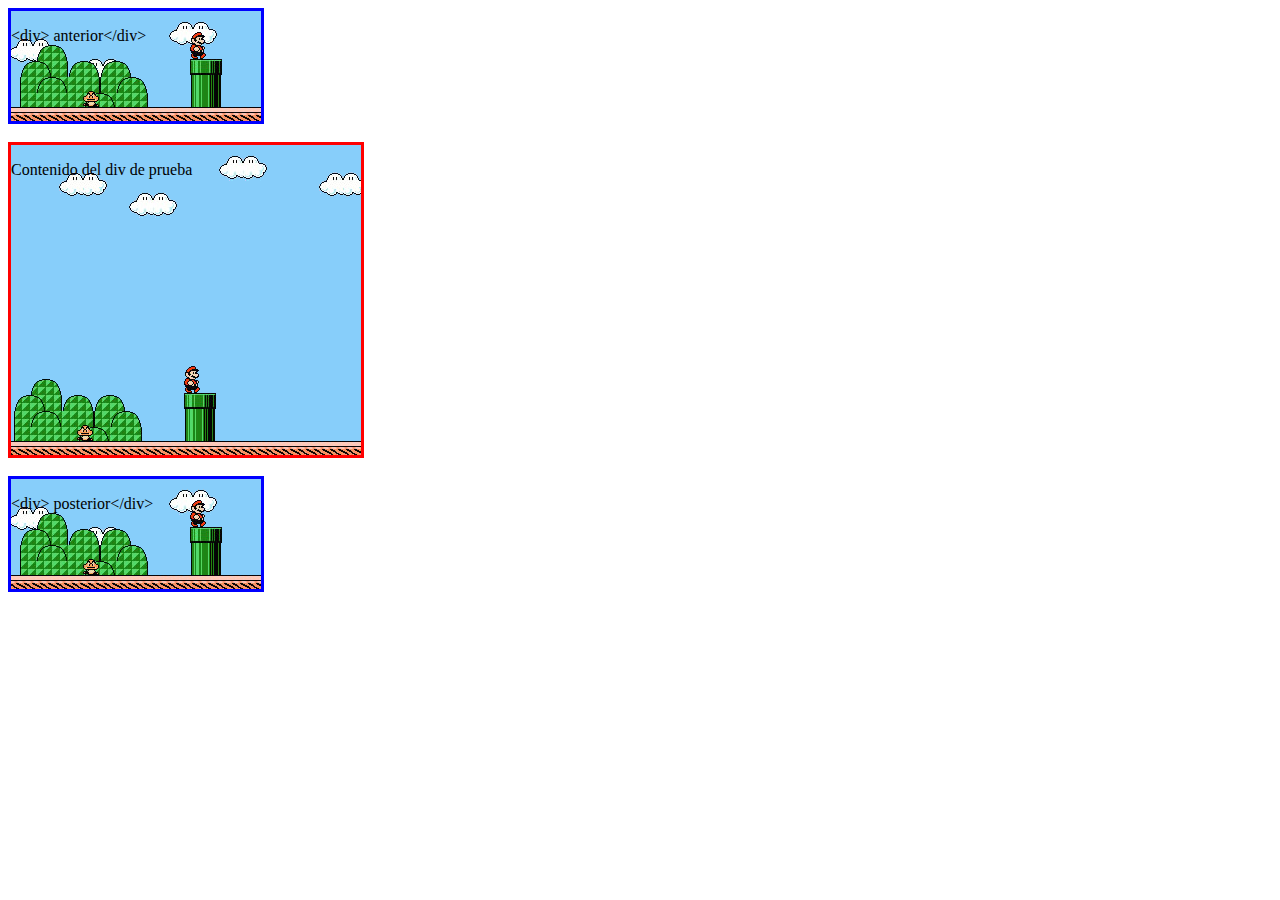
<file: UD27/Ej18/index.html>
<!DOCTYPE html>
<html lang="en">
<head>
    <meta charset="UTF-8">
    <meta http-equiv="X-UA-Compatible" content="IE=edge">
    <meta name="viewport" content="width=device-width, initial-scale=1.0">
    <link href="css/estilo.css" rel="stylesheet" type="text/css" />

    <title>Document</title>
</head>
<body>
    <div class="divAnterior"><p> &lt;div&gt; anterior&lt;/div&gt;</p>
    </div>
    <br>
    <div class="divCentral"><p>Contenido del div de prueba</p>
    
    </div>
    <br>
    <div class="divAnterior"><p> &lt;div&gt; posterior&lt;/div&gt;</p>
    
    </div>
</body>
</html>
</file>
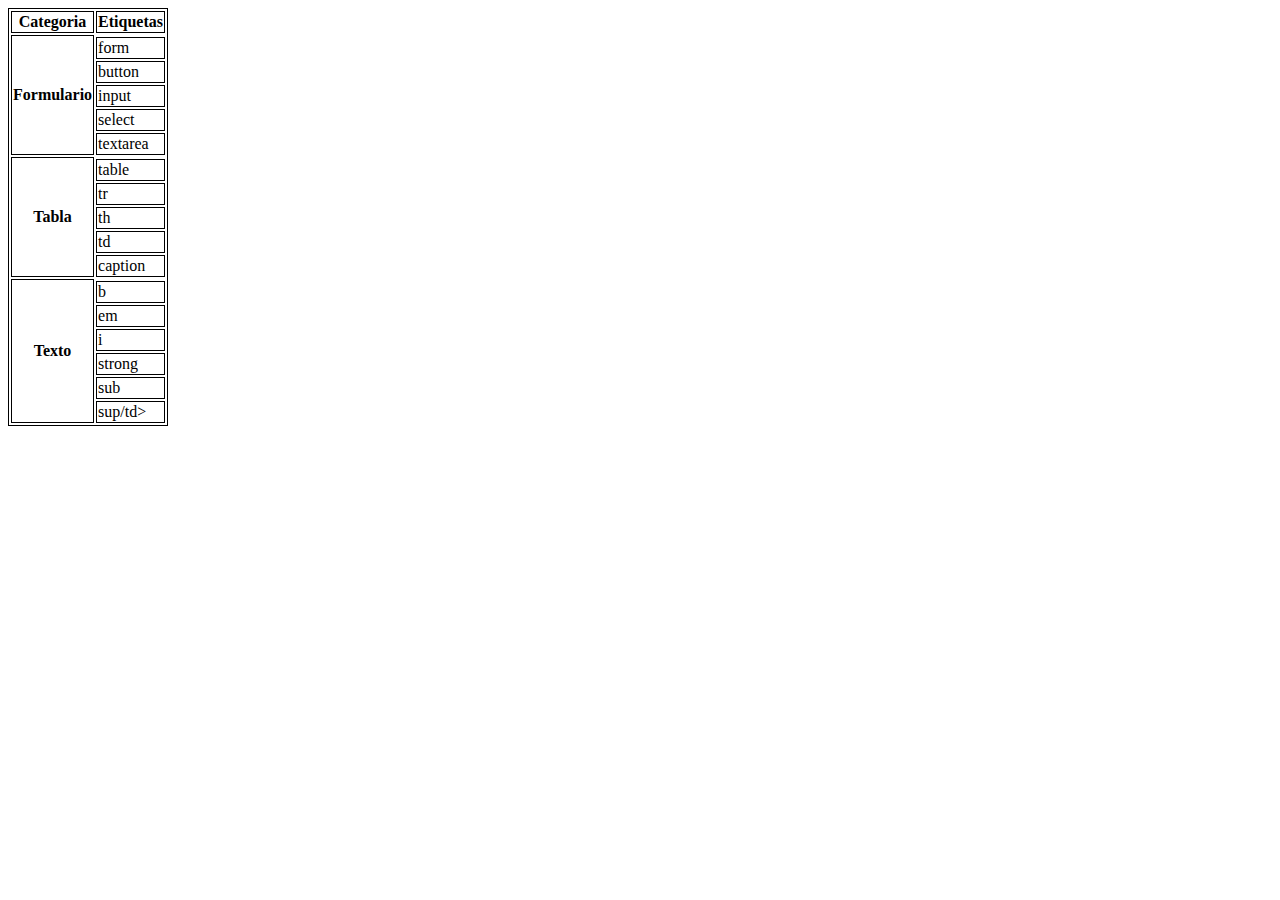
<file: UD27/Ej20/index.html>
<!DOCTYPE html>
<html lang="en">

<head>
    <meta charset="UTF-8">
    <meta http-equiv="X-UA-Compatible" content="IE=edge">
    <meta name="viewport" content="width=device-width, initial-scale=1.0">
    <link href="css/estilo.css" rel="stylesheet" type="text/css" />

    <title>Document</title>
</head>

<body>
    <table class="tabla">
        <tr>
            <th>Categoria</th>
            <th>Etiquetas</th>
        </tr>
        <tr>
            <th rowspan="6">Formulario</th>
        <tr>
            <td>form</td>
        </tr>
        <tr>
            <td>button</td>
        </tr>
        <tr>
            <td>input</td>
        </tr>
        <tr>
            <td>select</td>
        </tr>
        <tr>
            <td>textarea</td>
        </tr>
        </tr>
        <tr>
            <th rowspan="6">Tabla</th>
        <tr>
            <td>table</td>
        </tr>
        <tr>
            <td>tr</td>
        </tr>
        <tr>
            <td>th</td>
        </tr>
        <tr>
            <td>td</td>
        </tr>
        <tr>
            <td>caption</td>
        </tr>
        </tr>
        <tr>
            <th rowspan="7">Texto</th>
        <tr>
            <td>b</td>
        </tr>
        <tr>
            <td>em</td>
        </tr>
        <tr>
            <td>i</td>
        </tr>
        <tr>
            <td>strong</td>
        </tr>
        <tr>
            <td>sub</td>
        </tr>
        <tr>
            <td>sup/td>
        </tr>
        </tr>
    </table>
</body>
</html>
</file>
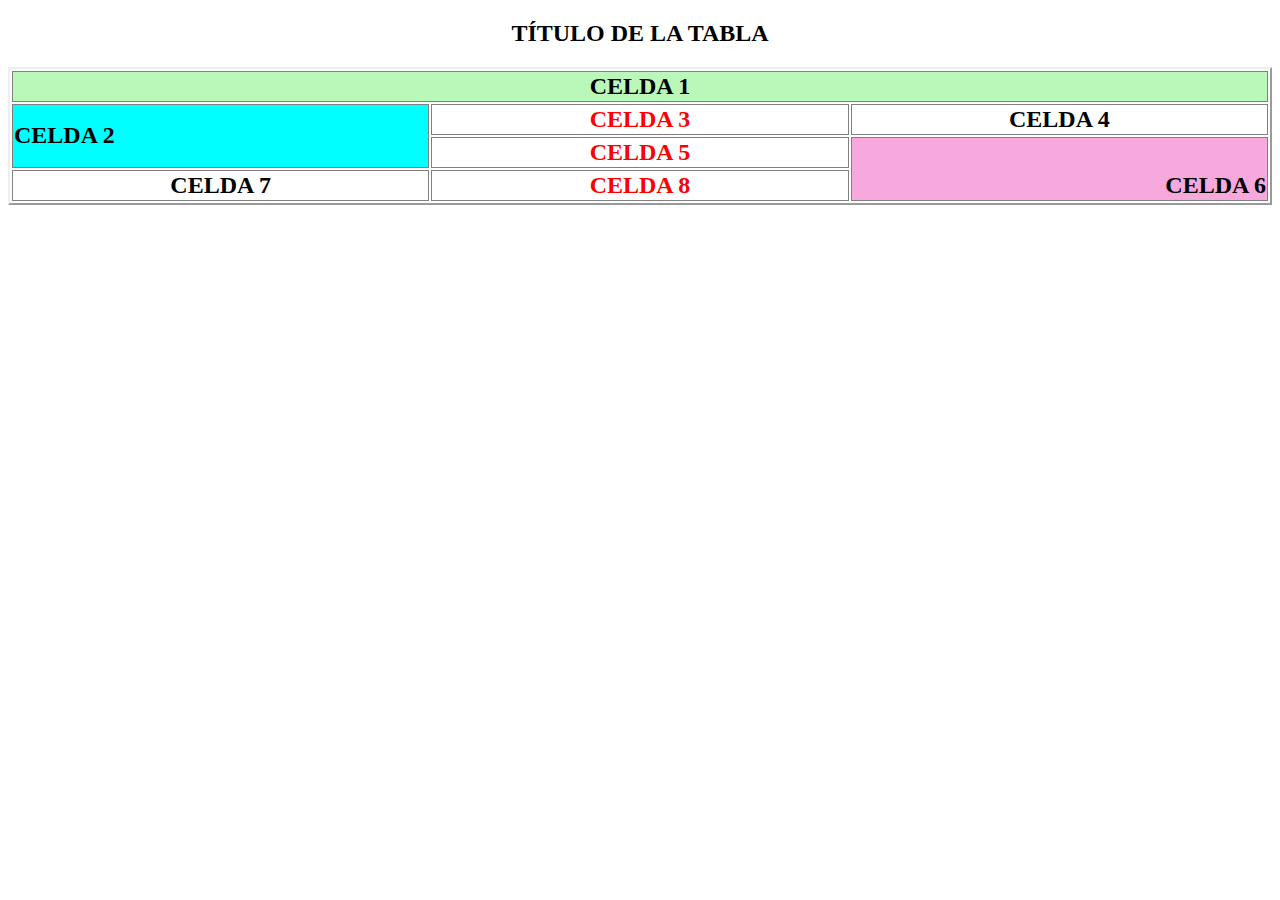
<file: UD27/Ejercicio13/index.html>
<!DOCTYPE html>
<html lang="en">

<head>
    <meta charset="UTF-8">
    <meta http-equiv="X-UA-Compatible" content="IE=edge">
    <meta name="viewport" content="width=device-width, initial-scale=1.0">
    <link rel="stylesheet" href="estilo.css">
    <title>Ejercicio 13</title>
</head>

<body>

    <h2>TÍTULO DE LA TABLA</h2>

    <table>
        <tr>
            <th class="verde" colspan="3">CELDA 1</th>
        </tr>
        <tr>
            <th class="tizquierda" rowspan="2">CELDA 2</th>
            <th class="trojo">CELDA 3</th>
            <th>CELDA 4</th>
        </tr>
        <tr>
            <th class="trojo">CELDA 5</th>
            <th class="tcorner" rowspan="2" colspan="2">CELDA 6</th>
        </tr>
        <tr>
            <th>CELDA 7</th>
            <th class="trojo">CELDA 8</th>
        </tr>
    </table>

</body>

</html>

</html>
</file>
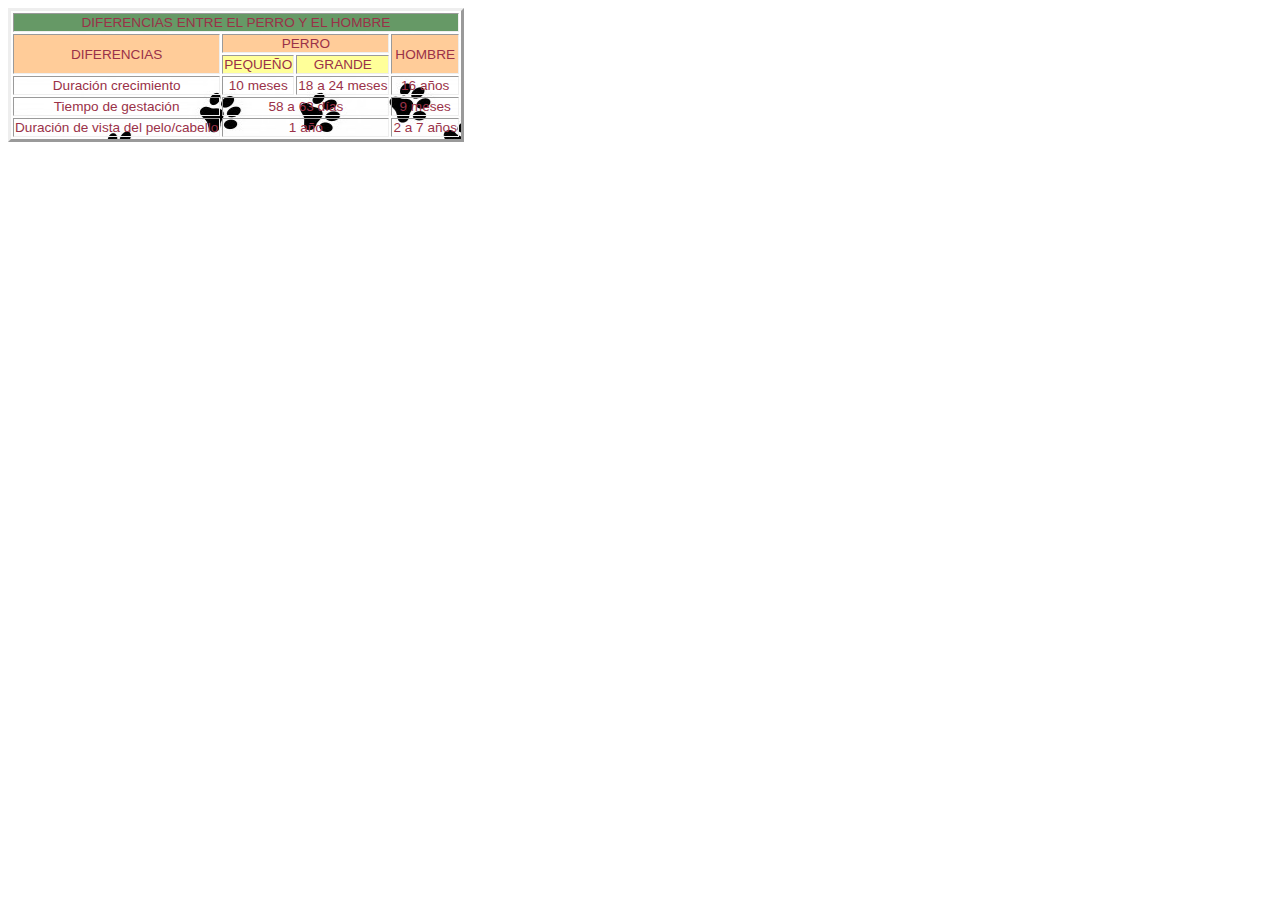
<file: UD27/Ejercicio16/index.html>
<!DOCTYPE html>
<html lang="en">
<head>
    <meta charset="UTF-8">
    <meta http-equiv="X-UA-Compatible" content="IE=edge">
    <meta name="viewport" content="width=device-width, initial-scale=1.0">
    <link rel="stylesheet" href="estilo.css">
    <title>Ejercicio 16</title>
</head>

        
        <table border="1">
            <tr>
                <td colspan="4" class="verde">DIFERENCIAS ENTRE EL PERRO Y EL HOMBRE</td>
            </tr>
            <tr class="">
                <td rowspan="2" class="salmon">DIFERENCIAS</td>
                <td colspan="2" class="salmon">PERRO</td>
                <td rowspan="2" class="salmon">HOMBRE</td>
            </tr>
            <tr>
                <td class="amarillo">PEQUEÑO</td>
                <td class="amarillo">GRANDE</td>
            </tr>
            <tr>
                <td>Duración crecimiento</td>
                <td>10 meses</td>
                <td>18 a 24 meses</td>
                <td>16 años</td>
            </tr>
            <tr>
                <td>Tiempo de gestación</td>
                <td colspan="2">58 a 63 días</td>
                <td>9 meses</td>
            </tr>
            <tr>
                <td>Duración de vista del pelo/cabello</td>
                <td colspan="2">1 año</td>
                <td>2 a 7 años</td>
            </tr>
        </table>

    </body>
</html>
</body>
</html>
</file>
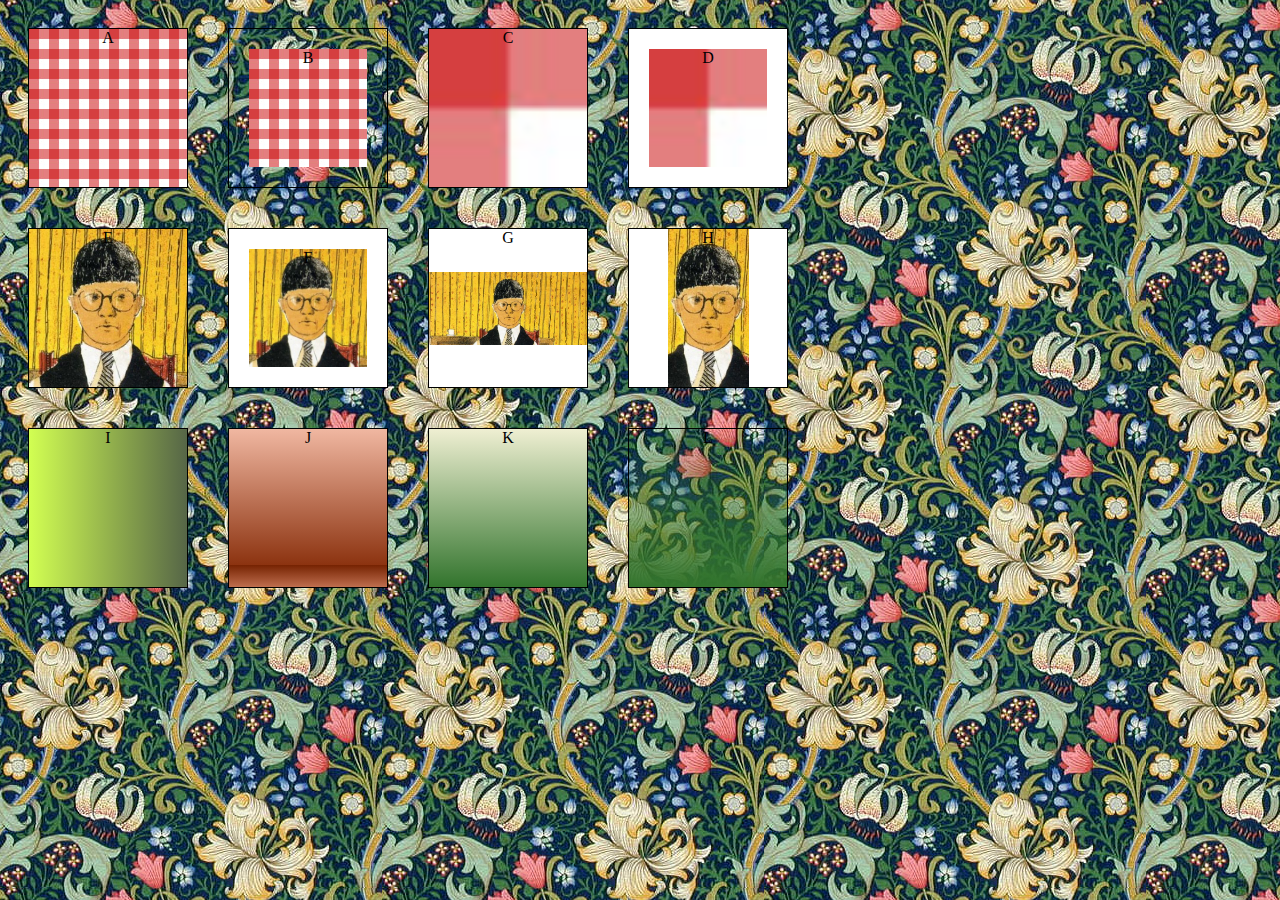
<file: UD27/Ejercicio17/index.html>
<!DOCTYPE html>
<html lang="es">
<head>
    <meta charset="UTF-8">
    <meta http-equiv="X-UA-Compatible" content="IE=edge">
    <meta name="viewport" content="width=device-width, initial-scale=1.0">
    <link rel="stylesheet"href="estilo.css">
    <title>Document</title>
</head>
<body>
    
    <div class="modA">A</div>
    <div class="modB">B</div>
    <div class="modC">C</div>
    <div class="modD">D</div>
    <div class="modE">E</div>
    <div class="modF">F</div>
    <div class="modG">G</div>
    <div class="modH">H</div>
    <div class="modI">I</div>
    <div class="modJ">J</div>
    <div class="modK">K</div>
    <div class="modL">L</div>

</body>
</html>
</file>
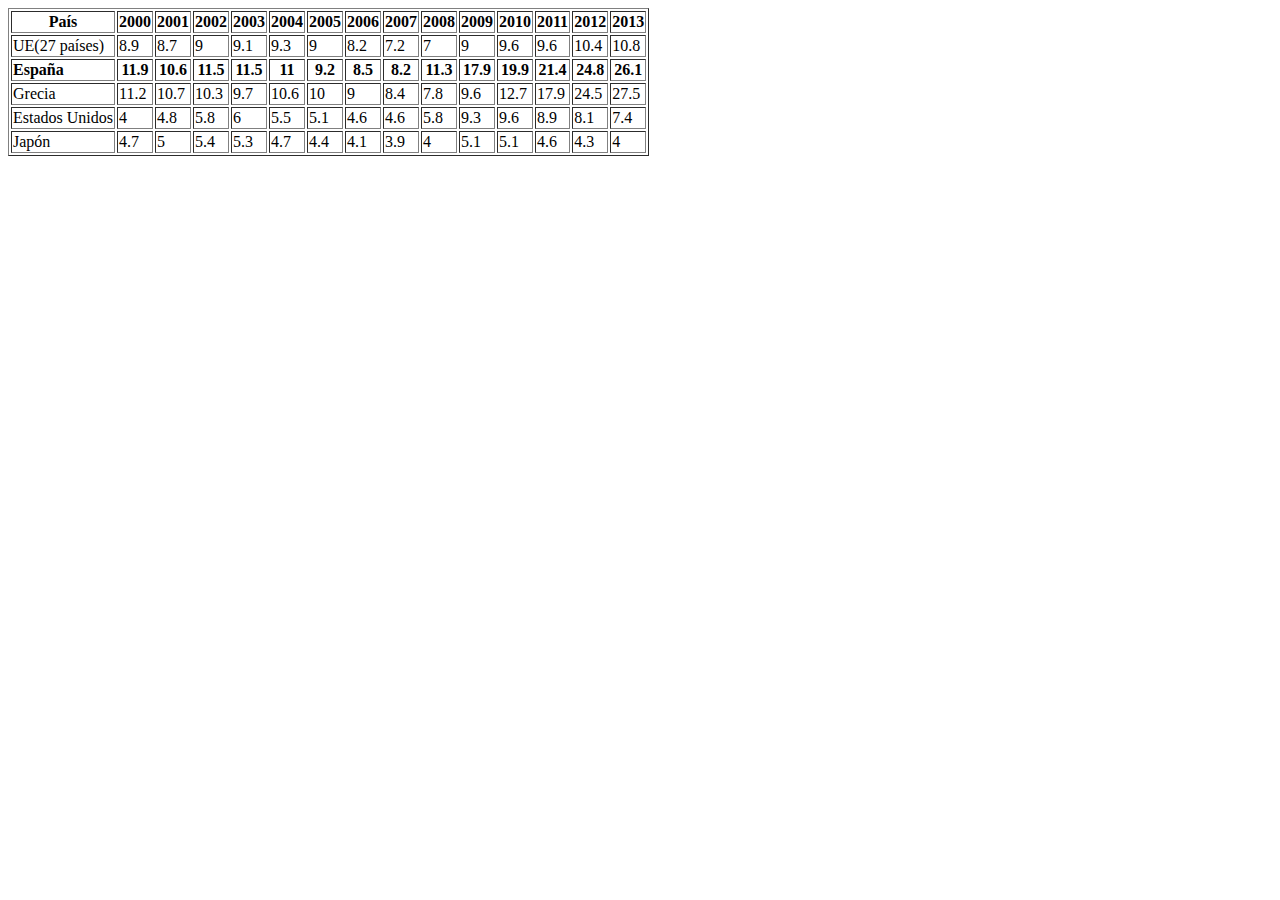
<file: UD27/Ejercicio19/index.html>
<!DOCTYPE html>
<html lang="en">
<head>
    <meta charset="UTF-8">
    <meta http-equiv="X-UA-Compatible" content="IE=edge">
    <meta name="viewport" content="width=device-width, initial-scale=1.0">
    <title>Document</title>
</head>
<body>
    <table class="default" border="solid">
        <tr>
          <th>País</th>
          <th>2000</th>
          <th>2001</th>
          <th>2002</th>
          <th>2003</th>
          <th>2004 </th>
          <th>2005</th>
          <th>2006 </th>
          <th>2007</th>
          <th>2008 </th>
          <th>2009</th>
          <th>2010 </th>
          <th>2011</th>
          <th>2012 </th>
          <th>2013</th>
        </tr>
        <tr>
            <td>UE(27 países)</td>
            <td>8.9</td>
            <td>8.7</td>
            <td>9</td>
            <td>9.1</td>
            <td>9.3</td>
            <td>9</td>
            <td>8.2</td>
            <td>7.2</td>
            <td>7</td>
            <td>9</td>
            <td>9.6</td>
            <td>9.6</td>
            <td>10.4</td>
            <td>10.8</td>
          </tr>
          <tr>
            <td><strong>España</strong></td>
            <th>11.9</th>
            <th>10.6</th>
            <th>11.5</th>
            <th>11.5</th>
            <th>11</th>
            <th>9.2</th>
            <th>8.5 </th>
            <th>8.2</th>
            <th>11.3 </th>
            <th>17.9</th>
            <th>19.9 </th>
            <th>21.4</th>
            <th>24.8 </th>
            <th>26.1</th>
          </tr>
          <tr>
            <td>Grecia</td>
            <td>11.2</td>
            <td>10.7</td>
            <td>10.3</td>
            <td>9.7</td>
            <td>10.6</td>
            <td>10</td>
            <td>9</td>
            <td>8.4</td>
            <td>7.8</td>
            <td>9.6</td>
            <td>12.7</td>
            <td>17.9</td>
            <td>24.5</td>
            <td>27.5</td>
          </tr>
          <tr>
            <td>Estados Unidos</td>
            <td>4</td>
            <td>4.8</td>
            <td>5.8</td>
            <td>6</td>
            <td>5.5</td>
            <td>5.1</td>
            <td>4.6</td>
            <td>4.6</td>
            <td>5.8</td>
            <td>9.3</td>
            <td>9.6</td>
            <td>8.9</td>
            <td>8.1</td>
            <td>7.4</td>
          </tr>
          <tr>
            <td>Japón</td>
            <td>4.7</td>
            <td>5</td>
            <td>5.4</td>
            <td>5.3</td>
            <td>4.7</td>
            <td>4.4</td>
            <td>4.1</td>
            <td>3.9</td>
            <td>4</td>
            <td>5.1</td>
            <td>5.1</td>
            <td>4.6</td>
            <td>4.3</td>
            <td>4</td>
          </tr>
      </table>
</body>
</html>
</file>
<file: UD27/Ej18/css/estilo.css>
.divAnterior{
    background-color: lightskyblue;
    border-style: solid;
    border-color: blue;
    background-image: url(../img/f02.png),url(../img/f01.png),url(../img/f03.png);
    background-position: bottom,bottom,top;
    background-repeat: no-repeat,repeat-x,repeat-x;
    width: 250px;
    height: 110px;
}
.divCentral{
    background-color: lightskyblue;
    border-style: solid;
    border-color: red;
    background-image: url(../img/f02.png),url(../img/f01.png),url(../img/f03.png);
    background-position: bottom left,bottom,top;
    background-repeat: no-repeat,repeat-x,repeat-x;
    width: 350px;
    height: 310px;
}
</file>
<file: UD27/Ej20/css/estilo.css>
table.tabla, th, td{
    border: 1px solid black;
}

.corta{
    width: 100%;
}
</file>
<file: UD27/Ejercicio13/estilo.css>
h2 {
  text-align: center;
}

table {
  border: outset 2px;
  width: 100%;
  font-size: x-large;
}

tr,
th {
  border: 1px solid gray;
}

th.tizquierda {
  text-align: left;
  background-color: aqua;
}

th.verde {
  background-color: rgba(161, 245, 161, 0.733);
}

th.trojo {
  color: red;
}

th.tcorner {
  background-color: #f594d5d0;
  text-align: right;
  vertical-align: bottom;
}
</file>
<file: UD27/Ejercicio16/estilo.css>
table{
    font-family:-apple-system, BlinkMacSystemFont, 'Segoe UI', Roboto, Oxygen, Ubuntu, Cantarell, 'Open Sans', 'Helvetica Neue', sans-serif;
    font-size: 85%;
    color: #9A3148;
    text-align: center;
    background-image: url(fondo.jpeg);
    border: 3px outset ;
}

.verde {
    background-color: #669966;
}

.amarillo {
    background-color: #FFFF99;
}

.salmon {
    background-color: #FFCC99;
}
</file>
<file: UD27/Ejercicio17/estilo.css>
body {
    background-image: url(ac.jpg);
    display: grid;
    grid-template-rows: 200px 200px 200px;
    grid-template-columns: 200px 200px 200px 200px;
    text-align: center;
}

div {
    
    margin: 20px;
    background-color: white;
    border: 0.5px solid black;
}

.modA {
    background-image: url(back_mantel.jpg);
  
   
}
.modB{
    background-image: url(back_mantel.jpg);
    background-clip: content-box;
    padding:20px;
}

.modC {
    background-image: url(back_mantel.jpg);
    background-size: 100% 100%;
   
}
.modD {
    background-image: url(back_mantel.jpg);
    background-repeat: no-repeat;
    background-size: 100% 100%;
    padding: 20px;
    background-origin: content-box;
}
.modE {
    background-image: url(dh.jpg);
    background-size: cover;
}
.modF {
    background-image: url(dh.jpg);
    padding: 20px;
    background-repeat: no-repeat;
    background-size: cover;
    background-origin:content-box;
}
.modG {
    background-image: url(dh_2.jpg);
    
    background-repeat: no-repeat;
    background-size: contain;
    background-origin:content-box;
    background-position: center;
}
.modH {
    background-image: url(dh_3.jpg);
    
    background-repeat: no-repeat;
    background-size: contain;
    background-origin:content-box;
    background-position: center;
}
.modI {
    background: linear-gradient(to right, #d2ff52 0%, #566647 100%);
}
.modJ {
    background: linear-gradient(to bottom, rgba(240,183,161,1) 0%, rgba(140,51,16,1) 86%, rgba(117,34,1,1) 51%, rgba(191,110,78,1) 100%);
}
.modK {
    background: linear-gradient(to top, rgba(50,116,45,1)0%, rgba(239,239,210,1) 100%);
}
.modL {
    background: linear-gradient(to top, rgba(50,116, 45,1) 0%, rgba(255,0,0,0) 100%);
  
}
</file>
